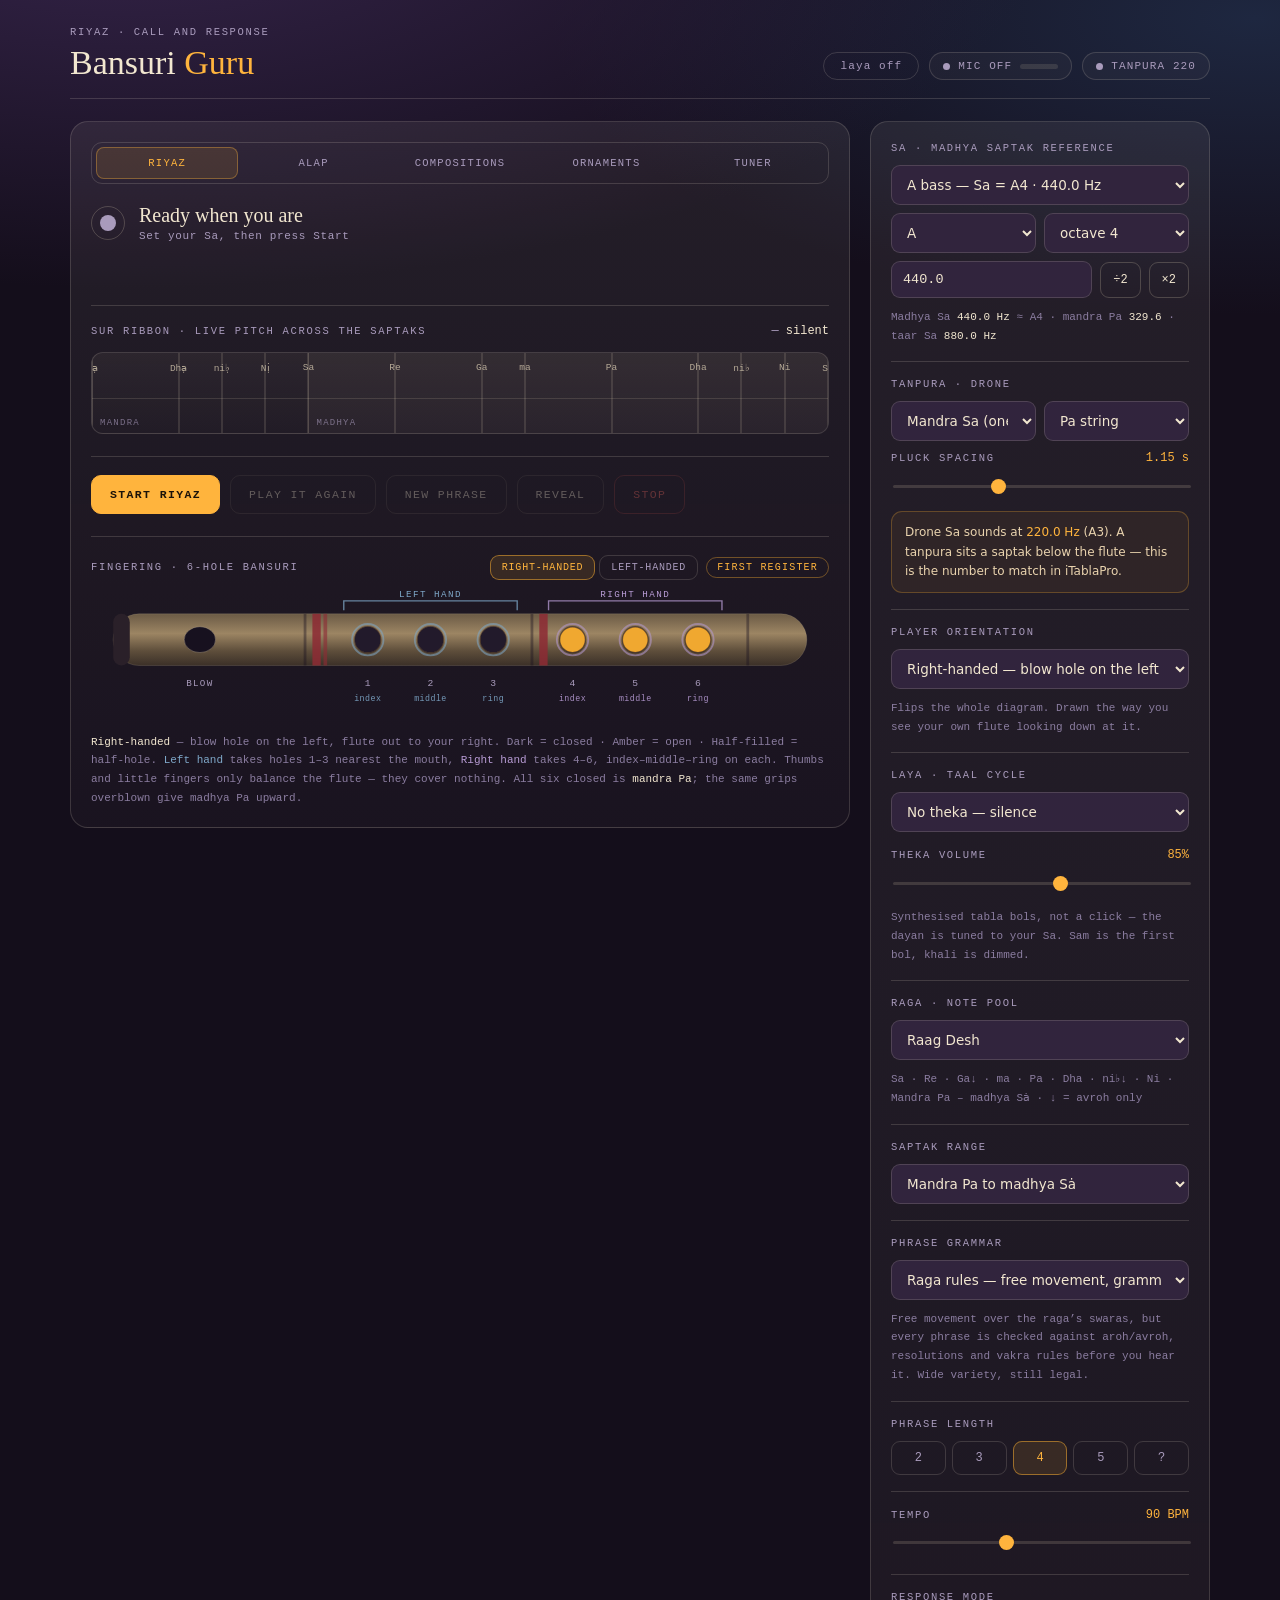
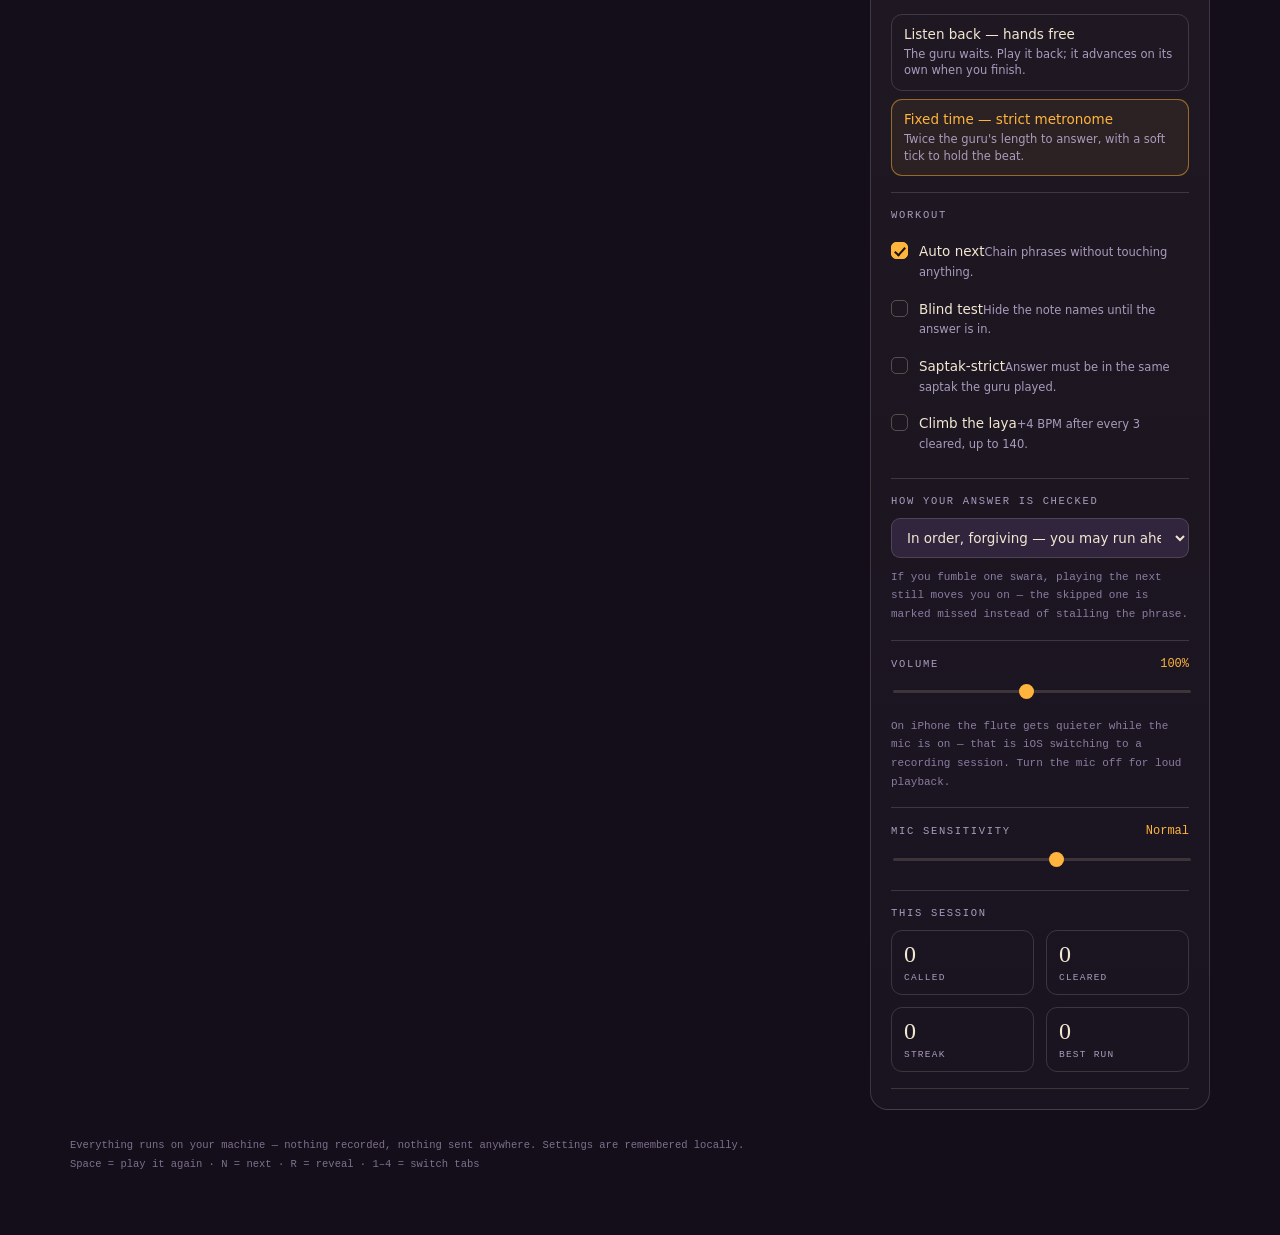
<file: index.html>
<!DOCTYPE html>
<html lang="en">
<head>
<meta charset="utf-8">
<meta name="viewport" content="width=device-width, initial-scale=1, viewport-fit=cover, maximum-scale=5">
<title>Bansuri Riyaz — swara, bandish, alankar & sur</title>
<meta name="description" content="Call-and-response riyaz, alap, compositions, ornaments and a tuner for bansuri practice.">
<link rel="manifest" href="./manifest.webmanifest">
<meta name="theme-color" content="#140E1B">
<link rel="icon" href="./icons/favicon-32.png" sizes="32x32" type="image/png">
<link rel="icon" href="./icons/icon-192.png" sizes="192x192" type="image/png">
<link rel="apple-touch-icon" href="./icons/apple-touch-icon.png">
<meta name="apple-mobile-web-app-capable" content="yes">
<meta name="apple-mobile-web-app-status-bar-style" content="black-translucent">
<meta name="apple-mobile-web-app-title" content="Bansuri Guru">
<meta name="mobile-web-app-capable" content="yes">
<link rel="stylesheet" href="./styles.css">
</head>
<body>
<div class="shell">

  <header class="top">
    <div>
      <div class="eyebrow">Riyaz · call and response</div>
      <h1>Bansuri <em>Guru</em></h1>
    </div>
    <div class="top-right">
      <div class="matra" id="matraChip">laya off</div>
      <button class="pill" id="micPill" type="button">
        <span class="dot"></span><span id="micLabel">Mic off</span>
        <span class="level"><i id="levelBar"></i></span>
      </button>
      <button class="pill" id="dronePill" type="button"><span class="dot"></span><span id="droneLabel">Tanpura</span></button>
    </div>
  </header>

  <div class="grid">
    <section class="panel">
      <div class="tabs" id="tabs">
        <button type="button" data-view="riyaz" class="sel">Riyaz</button>
        <button type="button" data-view="alap">Alap</button>
        <button type="button" data-view="comp">Compositions</button>
        <button type="button" data-view="orn">Ornaments</button>
        <button type="button" data-view="tuner">Tuner</button>
      </div>

      <!-- shared phase + cards -->
      <div id="playArea">
        <div class="phase">
          <div class="breath" id="breath"></div>
          <div>
            <div class="phase-text" id="phaseText">Ready when you are</div>
            <div class="phase-sub" id="phaseSub">Set your Sa, then press Start</div>
          </div>
        </div>
        <div class="cards" id="cards"></div>
        <div class="window hidden" id="window"><i id="windowBar"></i></div>
      </div>

      <!-- ---------- RIYAZ ---------- -->
      <div class="view on" id="view-riyaz">
        <div class="sect">
          <div class="sect-head">
            <div class="eyebrow">Sur ribbon · live pitch across the saptaks</div>
            <div class="readout" id="readout">— <b>silent</b></div>
          </div>
          <div class="ribbon" id="ribbon"><div class="band"></div>
            <div class="needle" id="needle"><span class="cap"></span></div></div>
        </div>
        <div class="transport">
          <button class="btn primary" id="startBtn" type="button">Start riyaz</button>
          <button class="btn" id="repeatBtn" type="button" disabled>Play it again</button>
          <button class="btn" id="nextBtn" type="button" disabled>New phrase</button>
          <button class="btn" id="revealBtn" type="button" disabled>Reveal</button>
          <button class="btn stop" id="stopBtn" type="button" disabled>Stop</button>
        </div>
      </div>

      <!-- ---------- ALAP ---------- -->
      <div class="view" id="view-alap">
        <div class="profile" id="ragaProfile"></div>
        <div class="sect">
          <div class="sect-head">
            <div class="eyebrow">Badhat · how far the raga has opened</div>
            <div class="readout" id="stageRead">—</div>
          </div>
          <div class="stages" id="stageBar"></div>
          <div class="note-small" id="stageDesc"></div>
        </div>
        <div class="sect">
          <div class="sect-head">
            <div class="eyebrow">Sur ribbon · live pitch</div>
            <div class="readout" id="alapRead">— <b>silent</b></div>
          </div>
          <div class="nyasbar hidden" id="nyasBar">
            <span>hold the nyas</span><i id="nyasFill"></i>
          </div>
        </div>
        <div class="transport">
          <button class="btn primary" id="alapStart" type="button">Begin alap</button>
          <button class="btn" id="alapRepeat" type="button" disabled>Play it again</button>
          <button class="btn" id="alapNext" type="button" disabled>Next phrase</button>
          <button class="btn stop" id="alapStop" type="button" disabled>Stop</button>
        </div>
      </div>

      <!-- ---------- COMPOSITIONS ---------- -->
      <div class="view" id="view-comp">
        <div class="sect" style="margin-top:0;border-top:0;padding-top:0">
          <div class="row2">
            <select id="compKind" aria-label="Composition type">
              <option value="core">Aroh · Avroh · Pakad</option>
              <option value="pack">Bandish, alaap &amp; taan — Yaman pack</option>
              <option value="gat">Gat — sthayi &amp; antara</option>
              <option value="palta">Paltas — alankar</option>
              <option value="line">Practice lines</option>
              <option value="paste">Paste your own notation</option>
            </select>
            <select id="compPick" aria-label="Which composition"></select>
          </div>
          <div class="note-small" id="compDesc"></div>
          <div class="packmeta" id="packMeta"></div>
          <div id="pasteBox" style="display:none">
            <textarea class="notation" id="pasteText" spellcheck="false"
              placeholder="One line per phrase, cells separated by spaces or tabs.&#10;S .N .D N R R G > > R .N R&#10;M > > G M D P MG R S > >&#10;&#10;. before a swara = mandra   ' after = taar   > = hold   MG in one cell = two half-beats"></textarea>
            <div class="row2" style="margin-top:8px">
              <select id="pasteMatra">
                <option value="0">Free rhythm — no cycle</option>
                <option value="6" selected>Dadra — 6 matras</option>
                <option value="8">Keharwa — 8</option>
                <option value="10">Jhaptaal — 10</option>
                <option value="12">Ektaal — 12</option>
                <option value="16">Teentaal — 16</option>
              </select>
              <button class="btn small" id="pasteParse" type="button">Load notation</button>
            </div>
            <div class="parsemsg" id="pasteMsg"></div>
          </div>
          <div id="gatGrid"></div>
          <div class="lines" id="lineList"></div>
        </div>
        <label class="toggle" id="retSthayiWrap"><input type="checkbox" id="retSthayi"><span class="box"></span>
          <span><span class="tl">Return to the sthayi</span><span class="td">Play the primary sthayi after each alaap or taan, the way the lesson prescribes.</span></span></label>
        <label class="toggle"><input type="checkbox" id="playAlong"><span class="box"></span>
          <span><span class="tl">Play along</span><span class="td">The guru runs the lines on a loop without checking you — for learning a taan by ear first.</span></span></label>
        <div class="transport">
          <button class="btn primary" id="compStart" type="button">Start composition</button>
          <button class="btn" id="compRepeat" type="button" disabled>Play line again</button>
          <button class="btn" id="compSkip" type="button" disabled>Skip line</button>
          <button class="btn stop" id="compStop" type="button" disabled>Stop</button>
        </div>
      </div>

      <!-- ---------- ORNAMENTS ---------- -->
      <div class="view" id="view-orn">
        <div class="sect" style="margin-top:0;border-top:0;padding-top:0">
          <div class="gesture-grid" id="gestureGrid"></div>
        </div>
        <div class="sect">
          <div class="sect-head">
            <div class="eyebrow">Pitch trace · your line against the guru's</div>
            <div class="readout" id="ornRead">—</div>
          </div>
          <canvas id="trace"></canvas>
          <div class="legend">
            <span><i style="background:#F0A830"></i>guru</span>
            <span><i style="background:#4FBF9B"></i>you</span>
            <span><i style="background:rgba(232,217,188,.3)"></i>swara lines</span>
          </div>
          <div class="scorebar">
            <div class="scorebig" id="ornScore">—</div>
            <div class="scoretext" id="ornText">Pick an ornament and press Start. The guru plays it, you answer on the flute, and the trace shows both contours.</div>
          </div>
        </div>
        <div class="transport">
          <button class="btn primary" id="ornStart" type="button">Start</button>
          <button class="btn" id="ornRepeat" type="button" disabled>Play it again</button>
          <button class="btn" id="ornNext" type="button" disabled>New one</button>
          <button class="btn stop" id="ornStop" type="button" disabled>Stop</button>
        </div>
      </div>

      <!-- ---------- TUNER ---------- -->
      <div class="view" id="view-tuner">
        <div class="tuner-read">
          <div class="tuner-sw" id="tSw">—</div>
          <div class="tuner-sap" id="tSap">blow a steady note</div>
          <div class="tuner-hz" id="tHz">— Hz <span>· western —</span></div>
        </div>
        <div class="meter" id="meter"><div class="zero"></div><div class="mneedle" id="mNeedle"></div></div>
        <div class="cents" id="tCents">—</div>
        <div class="dirn" id="tDir"></div>
        <div class="sect">
          <div class="sect-head"><div class="eyebrow">Set Sa from your flute</div></div>
          <div class="note-small" style="margin-top:0">
            Blow a steady madhya Sa (top three holes closed), then capture it. Exact Hz keeps your flute's
            true pitch; nearest note snaps to concert pitch.
          </div>
          <div class="transport" style="margin-top:14px;padding-top:0;border:0">
            <button class="btn small" id="capExact" type="button" disabled>Set Sa = exact Hz</button>
            <button class="btn small" id="capNear" type="button" disabled>Set Sa = nearest note</button>
          </div>
        </div>
        <div class="sect">
          <div class="sect-head">
            <div class="eyebrow">Swara check · how each fingering sits</div>
            <button class="btn small" id="resetScan" type="button">Reset</button>
          </div>
          <div class="note-small" style="margin-top:0">
            Play up the raga slowly. Each swara collects your average deviation, so you can see which
            fingerings run flat or sharp on <b>your</b> flute.
          </div>
          <table class="scan"><thead><tr><th>Swara</th><th>Target</th><th>Your average</th><th>Held</th></tr></thead>
            <tbody id="scanBody"></tbody></table>
        </div>
      </div>

      <!-- shared fingering -->
      <div class="sect">
        <div class="flute-head">
          <div class="eyebrow">Fingering · 6-hole bansuri</div>
          <div style="display:flex;gap:8px;align-items:center;flex-wrap:wrap">
            <div class="seg handseg" id="handSeg">
              <button type="button" data-hand="right" class="sel">Right-handed</button>
              <button type="button" data-hand="left">Left-handed</button>
            </div>
            <div class="chip" id="regChip">First register</div>
          </div>
        </div>
        <svg class="flute" id="fluteSvg" viewBox="0 0 800 146" role="img"
             aria-label="Bansuri fingering diagram showing which hand covers which hole"></svg>
        <div class="note-small" id="fluteNote"></div>
      </div>
      <div class="hint hidden" id="hint"></div>
    </section>

    <!-- ================= CONTROLS ================= -->
    <aside class="panel">
      <div class="ctrl-group" data-tab="all">
        <span class="eyebrow">Sa · madhya saptak reference</span>
        <select id="presetSel">
          <optgroup label="Bansuri, standard sizes">
            <option value="523.25">C medium — Sa = C5 · 523.3 Hz</option>
            <option value="493.88">B medium — Sa = B4 · 493.9 Hz</option>
            <option value="466.16">A♯ / B♭ bass — Sa = A♯4 · 466.2 Hz</option>
            <option value="440.00" selected>A bass — Sa = A4 · 440.0 Hz</option>
            <option value="415.30">G♯ / A♭ bass — Sa = G♯4 · 415.3 Hz</option>
            <option value="392.00">G bass — Sa = G4 · 392.0 Hz</option>
            <option value="349.23">F bass — Sa = F4 · 349.2 Hz</option>
            <option value="329.63">E bass — Sa = E4 · 329.6 Hz</option>
          </optgroup>
          <optgroup label="Contrabass (36 in +)">
            <option value="261.63">C contrabass — Sa = C4 · 261.6 Hz</option>
            <option value="220.00">A contrabass — Sa = A3 · 220.0 Hz</option>
            <option value="196.00">G contrabass — Sa = G3 · 196.0 Hz</option>
            <option value="164.81">E contrabass — Sa = E3 · 164.8 Hz</option>
          </optgroup>
          <option value="custom">Custom — set it below</option>
        </select>
        <div class="row2" style="margin-top:8px">
          <select id="saNote" aria-label="Sa note"></select>
          <select id="saOct" aria-label="Sa octave"></select>
        </div>
        <div class="row-oct">
          <div class="hzbox"><input type="number" id="saHz" step="0.1" min="60" max="2000" value="440.0" aria-label="Sa in Hz"></div>
          <button class="octbtn" id="octDown" type="button">÷2</button>
          <button class="octbtn" id="octUp" type="button">×2</button>
        </div>
        <div class="note-small" id="saInfo"></div>
      </div>

      <div class="ctrl-group" data-tab="all">
        <span class="eyebrow">Tanpura · drone</span>
        <div class="row2">
          <select id="droneReg">
            <option value="-1" selected>Mandra Sa (one below)</option>
            <option value="-2">Ati-mandra Sa (two below)</option>
            <option value="0">Madhya Sa (same)</option>
          </select>
          <select id="dronePartner">
            <option value="7" selected>Pa string</option>
            <option value="5">ma string</option>
            <option value="11">Ni string</option>
            <option value="none">Sa only</option>
          </select>
        </div>
        <div class="range-row" style="margin-top:10px">
          <span class="eyebrow">Pluck spacing</span><span class="range-val" id="pluckVal">1.15 s</span>
        </div>
        <input type="range" id="pluck" min="70" max="200" step="5" value="115" aria-label="Tanpura pluck spacing">
        <div class="info" id="droneInfo"></div>
      </div>

      <div class="ctrl-group" data-tab="all">
        <span class="eyebrow">Player orientation</span>
        <select id="holdSel">
          <option value="right" selected>Right-handed — blow hole on the left</option>
          <option value="left">Left-handed — blow hole on the right</option>
        </select>
        <div class="note-small">Flips the whole diagram. Drawn the way you see your own flute looking down at it.</div>
      </div>

      <div class="ctrl-group" data-tab="all">
        <span class="eyebrow">Laya · taal cycle</span>
        <select id="taalSel">
          <option value="none" selected>No theka — silence</option>
          <option value="teentaal">Teentaal · 16 matras</option>
          <option value="ektaal">Ektaal · 12</option>
          <option value="jhaptaal">Jhaptaal · 10</option>
          <option value="keharwa">Keharwa · 8</option>
          <option value="rupak">Rupak · 7</option>
          <option value="dadra">Dadra · 6</option>
        </select>
        <div class="theka" id="thekaStrip"></div>
        <div class="range-row" style="margin-top:12px">
          <span class="eyebrow">Theka volume</span><span class="range-val" id="thekaVolVal">85%</span>
        </div>
        <input type="range" id="thekaVol" min="0" max="150" step="5" value="85" aria-label="Tabla volume">
        <div class="note-small">Synthesised tabla bols, not a click — the dayan is tuned to your Sa.
          Sam is the first bol, khali is dimmed.</div>
      </div>

      <div class="ctrl-group" data-tab="riyaz alap comp orn">
        <span class="eyebrow">Raga · note pool</span>
        <select id="ragaSel">
          <option value="desh">Raag Desh</option>
          <option value="yaman">Raag Yaman</option>
          <option value="hamsadhvani">Raag Hamsadhvani</option>
          <option value="durga">Raag Durga</option>
          <option value="all">All notes — free form</option>
        </select>
        <div class="note-small" id="ragaNotes"></div>
      </div>

      <div class="ctrl-group" data-tab="riyaz">
        <span class="eyebrow">Saptak range</span>
        <select id="rangeSel">
          <option value="madhya">Madhya only — Sa to Sȧ</option>
          <option value="mandra" selected>Mandra Pa to madhya Sȧ</option>
          <option value="taar">Madhya Sa to taar Ga</option>
          <option value="full">Full bansuri — mandra Pa to taar Ga</option>
        </select>
      </div>

      <div class="ctrl-group" data-tab="riyaz">
        <span class="eyebrow">Phrase grammar</span>
        <select id="grammarSel">
          <option value="chalan">Chalan — built from the raga's own phrases</option>
          <option value="rules" selected>Raga rules — free movement, grammar enforced</option>
          <option value="free">Free — any allowed swara, no grammar</option>
        </select>
        <div class="note-small" id="grammarNote"></div>
      </div>

      <div class="ctrl-group" data-tab="riyaz">
        <span class="eyebrow">Phrase length</span>
        <div class="seg" id="lenSeg">
          <button type="button" data-len="2">2</button>
          <button type="button" data-len="3">3</button>
          <button type="button" data-len="4" class="sel">4</button>
          <button type="button" data-len="5">5</button>
          <button type="button" data-len="rand" title="Random 2–5 each time">?</button>
        </div>
      </div>

      <div class="ctrl-group" data-tab="riyaz alap comp orn">
        <div class="range-row"><span class="eyebrow">Tempo</span><span class="range-val" id="bpmVal">90 BPM</span></div>
        <input type="range" id="bpm" min="60" max="140" step="1" value="90" aria-label="Tempo">
      </div>

      <div class="ctrl-group" data-tab="riyaz alap comp">
        <span class="eyebrow">Response mode</span>
        <div class="modes" id="modes">
          <label class="mode" data-mode="listen">
            <input type="radio" name="mode" value="listen">
            <div class="mt">Listen back — hands free</div>
            <div class="md">The guru waits. Play it back; it advances on its own when you finish.</div>
          </label>
          <label class="mode sel" data-mode="fixed">
            <input type="radio" name="mode" value="fixed" checked>
            <div class="mt">Fixed time — strict metronome</div>
            <div class="md">Twice the guru's length to answer, with a soft tick to hold the beat.</div>
          </label>
        </div>
      </div>

      <div class="ctrl-group" data-tab="riyaz alap comp">
        <span class="eyebrow">Workout</span>
        <label class="toggle"><input type="checkbox" id="autoNext" checked><span class="box"></span>
          <span><span class="tl">Auto next</span><span class="td">Chain phrases without touching anything.</span></span></label>
        <label class="toggle"><input type="checkbox" id="blind"><span class="box"></span>
          <span><span class="tl">Blind test</span><span class="td">Hide the note names until the answer is in.</span></span></label>
        <label class="toggle"><input type="checkbox" id="strictSaptak"><span class="box"></span>
          <span><span class="tl">Saptak-strict</span><span class="td">Answer must be in the same saptak the guru played.</span></span></label>
        <label class="toggle"><input type="checkbox" id="ladder"><span class="box"></span>
          <span><span class="tl">Climb the laya</span><span class="td">+4 BPM after every 3 cleared, up to 140.</span></span></label>
      </div>

      <div class="ctrl-group" data-tab="riyaz alap comp">
        <span class="eyebrow">How your answer is checked</span>
        <select id="matchSel">
          <option value="forgiving" selected>In order, forgiving — you may run ahead</option>
          <option value="strict">In order, strict — next swara only</option>
          <option value="any">Any order — just hit every swara</option>
        </select>
        <div class="note-small" id="matchNote"></div>
      </div>

      <div class="ctrl-group" data-tab="all">
        <div class="range-row"><span class="eyebrow">Volume</span><span class="range-val" id="volVal">100%</span></div>
        <input type="range" id="vol" min="20" max="200" step="5" value="100" aria-label="Output volume">
        <div class="note-small">On iPhone the flute gets quieter while the mic is on — that is iOS
          switching to a recording session. Turn the mic off for loud playback.</div>
      </div>

      <div class="ctrl-group" data-tab="all">
        <div class="range-row"><span class="eyebrow">Mic sensitivity</span><span class="range-val" id="sensVal">Normal</span></div>
        <input type="range" id="sens" min="0" max="100" step="1" value="55" aria-label="Mic sensitivity">
      </div>

      <div class="ctrl-group" data-tab="all">
        <span class="eyebrow">This session</span>
        <div class="stats">
          <div class="stat"><b id="stPhrases">0</b><span>Called</span></div>
          <div class="stat"><b id="stCleared">0</b><span>Cleared</span></div>
          <div class="stat"><b id="stStreak">0</b><span>Streak</span></div>
          <div class="stat"><b id="stBest">0</b><span>Best run</span></div>
        </div>
      </div>
    </aside>
  </div>

  <footer>
    Everything runs on your machine — nothing recorded, nothing sent anywhere. Settings are remembered locally.<br>
    Space = play it again · N = next · R = reveal · 1–4 = switch tabs
  </footer>
</div>

<script src="./data.js"></script>
<script src="./app.js"></script>
</body>
</html>
</file>
<file: styles.css>
:root{
  color-scheme:dark;
  --ink:#140E1B; --ink-2:#241A2E; --ink-3:#31243D;
  --bamboo:#F2E7D0; --marigold:#FFB43D; --jade:#5FD3AC;
  --madder:#F2685F; --muted:#A99BBC; --dim:#8B7DA0;
  --line:rgba(242,231,208,.16);
  --display:Georgia,"Iowan Old Style","Palatino Linotype",Palatino,serif;
  --mono:ui-monospace,"SF Mono",SFMono-Regular,Menlo,Consolas,monospace;
  --body:system-ui,-apple-system,"Segoe UI",Roboto,sans-serif;
}
*{box-sizing:border-box}
html,body{margin:0;padding:0}
body{background:
    radial-gradient(120vw 70vh at 10% -10%, #35244A 0%, transparent 60%),
    radial-gradient(100vw 60vh at 98% 2%, #1E2740 0%, transparent 55%),
    var(--ink);
  background-attachment:fixed;
  color:var(--bamboo);font-family:var(--body);min-height:100dvh;
  -webkit-font-smoothing:antialiased;-webkit-text-size-adjust:100%;
  overscroll-behavior-y:contain}
button,select,input,textarea{-webkit-tap-highlight-color:transparent;touch-action:manipulation}
.shell{max-width:1180px;margin:0 auto;padding:26px 20px 60px}
.eyebrow{font-family:var(--mono);font-size:10.5px;letter-spacing:.16em;text-transform:uppercase;color:var(--muted)}

header.top{display:flex;justify-content:space-between;align-items:flex-end;gap:20px;flex-wrap:wrap;
  padding-bottom:18px;border-bottom:1px solid var(--line)}
header.top h1{font-family:var(--display);font-weight:400;font-size:34px;line-height:1;margin:8px 0 0}
header.top h1 em{font-style:normal;color:var(--marigold)}
.top-right{display:flex;align-items:center;gap:10px;flex-wrap:wrap}
.pill{display:inline-flex;align-items:center;gap:8px;border:1px solid var(--line);border-radius:999px;
  padding:7px 13px;background:rgba(232,217,188,.03);font-family:var(--mono);font-size:11px;
  letter-spacing:.10em;text-transform:uppercase;color:var(--muted);cursor:pointer;transition:.18s}
.pill:hover{border-color:rgba(240,168,48,.45);color:var(--bamboo)}
.pill.on{border-color:rgba(79,191,155,.55);color:var(--jade);background:rgba(79,191,155,.07)}
.pill .dot{width:7px;height:7px;border-radius:50%;background:var(--muted);flex:none}
.pill.on .dot{background:var(--jade);box-shadow:0 0 9px var(--jade)}
.pill.warn{border-color:rgba(224,87,79,.5);color:var(--madder)}
.pill.warn .dot{background:var(--madder)}
.level{width:38px;height:5px;border-radius:3px;background:rgba(232,217,188,.12);overflow:hidden;flex:none}
.level i{display:block;height:100%;width:0%;background:var(--jade);transition:width .07s linear}
.matra{font-family:var(--mono);font-size:11px;letter-spacing:.10em;color:var(--muted);
  border:1px solid var(--line);border-radius:999px;padding:7px 13px;min-width:96px;text-align:center}
.matra.sam{color:var(--marigold);border-color:rgba(240,168,48,.5)}
.matra.khali{color:var(--muted);opacity:.6}

.grid{display:grid;grid-template-columns:minmax(0,1fr) 340px;gap:20px;margin-top:22px;align-items:start}
@media (max-width:960px){.grid{grid-template-columns:1fr}}
.panel{background:linear-gradient(180deg,rgba(242,231,208,.075),rgba(242,231,208,.028));
  border:1px solid var(--line);border-radius:18px;padding:20px}

.tabs{display:flex;gap:4px;margin-bottom:20px;border:1px solid var(--line);border-radius:11px;padding:4px;flex-wrap:wrap}
.tabs button{flex:1 1 80px;font-family:var(--mono);font-size:10.5px;letter-spacing:.12em;text-transform:uppercase;
  background:transparent;border:0;color:var(--muted);padding:10px 6px;border-radius:8px;cursor:pointer;transition:.16s}
.tabs button.sel{box-shadow:inset 0 0 0 1px rgba(255,180,61,.35)}
.tabs button:hover{color:var(--bamboo)}
.tabs button.sel{background:rgba(240,168,48,.13);color:var(--marigold)}
.view{display:none}.view.on{display:block}

.sw{position:relative;display:inline-block;padding:0 3px}
.sw .acc{font-size:.44em;vertical-align:super;opacity:.75}
.sw::before,.sw::after{content:"";position:absolute;left:50%;transform:translateX(-50%);
  width:.13em;height:.13em;border-radius:50%;background:currentColor;opacity:0}
.sw::before{top:-.06em}.sw::after{bottom:-.02em}
.sw.taar::before{opacity:.9}.sw.mandra::after{opacity:.9}

.phase{display:flex;align-items:center;gap:14px;margin-bottom:20px}
.breath{width:34px;height:34px;border-radius:50%;flex:none;border:1.5px solid rgba(232,217,188,.22);position:relative}
.breath::after{content:"";position:absolute;inset:8px;border-radius:50%;background:var(--muted);transition:background .25s}
.breath.listen{border-color:rgba(240,168,48,.5)}
.breath.listen::after{background:var(--marigold);animation:breathe 1.4s ease-in-out infinite}
.breath.turn{border-color:rgba(79,191,155,.5)}
.breath.turn::after{background:var(--jade);animation:breathe 2.4s ease-in-out infinite}
@keyframes breathe{0%,100%{transform:scale(.6);opacity:.55}50%{transform:scale(1.28);opacity:1}}
.phase-text{font-family:var(--display);font-size:20px;line-height:1.15}
.phase-sub{font-family:var(--mono);font-size:11px;color:var(--muted);letter-spacing:.06em;margin-top:3px}

.cards{display:flex;gap:10px;flex-wrap:wrap}
.card{flex:1 1 78px;min-width:70px;max-width:140px;border:1px solid var(--line);border-radius:14px;
  background:rgba(23,17,31,.55);padding:14px 8px 11px;text-align:center;position:relative;transition:.18s}
.card .nm{font-family:var(--display);font-size:27px;line-height:1.1}
.card .dv{font-size:12px;color:var(--muted);margin-top:5px}
.card .hz{font-family:var(--mono);font-size:9px;color:var(--muted);opacity:.6;margin-top:6px}
.card.playing{border-color:rgba(240,168,48,.65);background:rgba(240,168,48,.10);transform:translateY(-3px)}
.card.target{border-color:rgba(232,217,188,.35)}
.card.target::after{content:"";position:absolute;left:50%;bottom:-1px;transform:translateX(-50%);
  width:26px;height:2px;border-radius:2px;background:var(--bamboo)}
.card.hit{border-color:rgba(79,191,155,.7);background:rgba(79,191,155,.12);color:var(--jade)}
.card.hit .dv,.card.hit .hz{color:rgba(79,191,155,.75)}
.card.miss{animation:missflash .42s ease}
@keyframes missflash{0%,100%{border-color:var(--line);background:rgba(23,17,31,.55)}
  35%{border-color:rgba(224,87,79,.85);background:rgba(224,87,79,.16)}}

.window{height:3px;border-radius:3px;background:rgba(232,217,188,.10);margin:18px 0 4px;overflow:hidden}
.window i{display:block;height:100%;width:0%;background:var(--marigold)}
.window.hidden{visibility:hidden}

.sect{margin-top:22px;padding-top:18px;border-top:1px solid var(--line)}
.sect-head{display:flex;justify-content:space-between;align-items:baseline;margin-bottom:14px;gap:12px;flex-wrap:wrap}
.readout{font-family:var(--mono);font-size:12px;color:var(--muted)}
.readout b{color:var(--bamboo);font-weight:500}
.readout.in b{color:var(--jade)}
.ribbon{position:relative;height:82px;border-radius:12px;
  background:linear-gradient(180deg,rgba(232,217,188,.06),rgba(232,217,188,.015));
  border:1px solid var(--line);overflow:hidden}
.ribbon .band{position:absolute;left:0;right:0;top:56%;height:1px;background:rgba(232,217,188,.14)}
.saptak-bg{position:absolute;top:0;bottom:0;background:rgba(232,217,188,.035);border-left:1px solid rgba(232,217,188,.10)}
.saptak-bg span{position:absolute;bottom:5px;left:7px;font-family:var(--mono);font-size:9px;
  letter-spacing:.14em;text-transform:uppercase;color:var(--muted);opacity:.65}
.tick{position:absolute;top:0;bottom:0;width:1px;background:rgba(232,217,188,.28);transform:translateX(-.5px)}
.tick.tgt{background:rgba(240,168,48,.7);width:2px}
.tick span{position:absolute;top:9px;left:50%;transform:translateX(-50%);font-family:var(--mono);
  font-size:9.5px;color:rgba(232,217,188,.72);white-space:nowrap}
.tick.tgt span{color:var(--marigold)}
.needle{position:absolute;top:28px;bottom:8px;width:2px;border-radius:2px;background:var(--marigold);
  box-shadow:0 0 14px rgba(240,168,48,.75);transform:translateX(-1px);opacity:0;transition:opacity .16s}
.needle.on{opacity:1}.needle.in{background:var(--jade);box-shadow:0 0 14px rgba(79,191,155,.8)}
.needle.out{opacity:.3}
.needle .cap{position:absolute;top:-10px;left:50%;transform:translateX(-50%);width:9px;height:9px;
  border-radius:50%;background:inherit;box-shadow:inherit}

.flute-head{display:flex;justify-content:space-between;align-items:baseline;gap:12px;margin-bottom:8px;flex-wrap:wrap}
.chip{font-family:var(--mono);font-size:10px;letter-spacing:.12em;text-transform:uppercase;
  border:1px solid rgba(240,168,48,.4);color:var(--marigold);border-radius:999px;padding:4px 10px}
svg.flute{width:100%;height:auto;display:block;margin-top:4px}
.note-small{font-family:var(--mono);font-size:11px;color:var(--dim);margin-top:10px;line-height:1.7}
.note-small b{color:var(--bamboo);font-weight:500}

.transport{display:flex;gap:10px;flex-wrap:wrap;margin-top:22px;padding-top:18px;border-top:1px solid var(--line)}
button.btn{font-family:var(--mono);font-size:11.5px;letter-spacing:.12em;text-transform:uppercase;
  background:transparent;color:var(--bamboo);border:1px solid rgba(232,217,188,.22);border-radius:10px;
  padding:12px 18px;cursor:pointer;transition:.16s}
button.btn:hover:not(:disabled){border-color:rgba(240,168,48,.6);background:rgba(240,168,48,.08)}
button.btn:disabled{opacity:.32;cursor:not-allowed}
button.btn.primary{background:var(--marigold);border-color:var(--marigold);color:#1B1208;font-weight:600}
button.btn.primary:hover:not(:disabled){background:#FFB93F;border-color:#FFB93F}
button.btn.stop{border-color:rgba(224,87,79,.45);color:var(--madder)}
button.btn.small{padding:8px 12px;font-size:10.5px}
:focus-visible{outline:2px solid var(--marigold);outline-offset:2px}

.seg.handseg{width:auto;gap:4px}
.seg.handseg button{flex:none;padding:6px 11px;font-size:10px;letter-spacing:.08em;text-transform:uppercase}
/* pack + paste */
.packmeta{font-family:var(--mono);font-size:10px;color:var(--muted);line-height:1.7;margin:8px 0 2px}
.packmeta b{color:var(--marigold);font-weight:500}
textarea.notation{width:100%;min-height:130px;background:var(--ink-3);color:var(--bamboo);
  border:1px solid var(--line);border-radius:10px;padding:11px;font-family:var(--mono);
  font-size:12.5px;line-height:1.7;resize:vertical}
textarea.notation:focus{border-color:rgba(240,168,48,.5);outline:none}
.parsemsg{font-family:var(--mono);font-size:10.5px;margin-top:8px;line-height:1.6}
.parsemsg.ok{color:var(--jade)}.parsemsg.err{color:var(--madder)}
.avartan{display:grid;grid-template-columns:repeat(6,1fr);gap:5px;margin-bottom:5px}
.linegroup{border:1px solid var(--line);border-radius:11px;padding:7px;margin-bottom:7px;cursor:pointer;transition:.16s}
.linegroup:hover{border-color:rgba(232,217,188,.26)}
.linegroup.cur{border-color:rgba(240,168,48,.6);background:rgba(240,168,48,.07)}
.linegroup.done{border-color:rgba(79,191,155,.4)}
.linegroup .lg-i{font-family:var(--mono);font-size:9px;color:var(--muted);margin-bottom:5px;letter-spacing:.1em}
.subcell{font-size:.62em;opacity:.85}
/* raga profile */
.profile{display:grid;grid-template-columns:repeat(auto-fit,minmax(112px,1fr));gap:1px;
  background:var(--line);border:1px solid var(--line);border-radius:12px;overflow:hidden;margin-bottom:4px}
.profile div{background:var(--ink-2);padding:11px 12px}
.profile b{display:block;font-family:var(--display);font-size:19px;font-weight:400;line-height:1.15}
.profile span{font-family:var(--mono);font-size:9px;letter-spacing:.13em;text-transform:uppercase;
  color:var(--muted);display:block;margin-top:6px}

/* badhat stages */
.stages{display:flex;gap:5px}
.stages button{flex:1;font-family:var(--mono);font-size:10px;letter-spacing:.06em;padding:11px 4px;
  background:transparent;color:var(--muted);border:1px solid var(--line);border-radius:9px;cursor:pointer;transition:.16s}
.stages button:hover{color:var(--bamboo)}
.stages button.sel{background:rgba(240,168,48,.13);border-color:rgba(240,168,48,.55);color:var(--marigold)}
.stages button.done{border-color:rgba(79,191,155,.4);color:var(--jade)}
.nyasbar{display:flex;align-items:center;gap:11px;border:1px solid rgba(79,191,155,.35);
  background:rgba(79,191,155,.06);border-radius:10px;padding:9px 12px;margin-top:10px}
.nyasbar.hidden{display:none}
.nyasbar span{font-family:var(--mono);font-size:10px;letter-spacing:.14em;text-transform:uppercase;color:var(--jade);flex:none}
.nyasbar i{display:block;height:4px;border-radius:3px;background:var(--jade);width:0%;flex:1;max-width:0;transition:max-width .08s linear}

/* taal grid */
.gatgrid{display:flex;flex-direction:column;gap:6px;margin-top:6px}
.vibhag{display:grid;gap:5px;border:1px solid var(--line);border-radius:11px;padding:7px;transition:.16s;cursor:pointer}
.vibhag:hover{border-color:rgba(232,217,188,.26)}
.vibhag.cur{border-color:rgba(240,168,48,.6);background:rgba(240,168,48,.07)}
.vibhag.done{border-color:rgba(79,191,155,.4)}
.matracell{text-align:center;padding:8px 2px;border-radius:8px;background:rgba(23,17,31,.45)}
.matracell .mn{font-family:var(--display);font-size:17px;line-height:1.1;min-height:19px}
.matracell .mi{font-family:var(--mono);font-size:8.5px;color:var(--muted);opacity:.6;margin-top:4px}
.matracell.sam{background:rgba(240,168,48,.14)}
.matracell.sam .mi{color:var(--marigold);opacity:1}
.matracell.khali{opacity:.55}
.matracell.hold .mn{color:var(--muted);opacity:.5}
.gatlabel{font-family:var(--mono);font-size:9.5px;letter-spacing:.14em;text-transform:uppercase;
  color:var(--muted);margin:10px 0 2px}

.lines{display:flex;flex-direction:column;gap:7px;max-height:280px;overflow-y:auto;margin-top:4px}
.lineRow{display:flex;align-items:center;gap:11px;border:1px solid var(--line);border-radius:10px;
  padding:9px 11px;transition:.16s;cursor:pointer}
.lineRow:hover{border-color:rgba(232,217,188,.26)}
.lineRow.cur{border-color:rgba(240,168,48,.6);background:rgba(240,168,48,.08)}
.lineRow.done{border-color:rgba(79,191,155,.4)}
.lineRow .idx{font-family:var(--mono);font-size:10px;color:var(--muted);width:20px;flex:none}
.lineRow .sw-line{font-family:var(--display);font-size:17px;line-height:1.5;flex:1}
.lineRow.done .sw-line{color:var(--jade)}
.lineRow .tickmark{color:var(--jade);font-size:13px}

/* ornaments */
.gesture-grid{display:grid;grid-template-columns:repeat(auto-fit,minmax(148px,1fr));gap:8px}
.gcard{border:1px solid var(--line);border-radius:12px;padding:12px;cursor:pointer;transition:.16s;text-align:left;
  background:transparent;color:inherit;font-family:inherit}
.gcard:hover{border-color:rgba(232,217,188,.28)}
.gcard.sel{border-color:rgba(240,168,48,.6);background:rgba(240,168,48,.08)}
.gcard .gn{font-family:var(--display);font-size:18px}
.gcard.sel .gn{color:var(--marigold)}
.gcard .gd{font-size:11.5px;color:var(--muted);margin-top:5px;line-height:1.45}
canvas#trace{width:100%;height:190px;display:block;border:1px solid var(--line);border-radius:12px;
  background:rgba(23,17,31,.4)}
.scorebar{display:flex;align-items:baseline;gap:14px;margin-top:14px;flex-wrap:wrap}
.scorebig{font-family:var(--display);font-size:42px;line-height:1;color:var(--muted)}
.scorebig.good{color:var(--jade)}.scorebig.mid{color:var(--marigold)}.scorebig.bad{color:var(--madder)}
.scoretext{font-size:13px;color:var(--muted);line-height:1.5;flex:1;min-width:180px}
.legend{display:flex;gap:16px;margin-top:9px;font-family:var(--mono);font-size:10px;color:var(--muted)}
.legend i{display:inline-block;width:14px;height:2px;vertical-align:middle;margin-right:5px}

/* tuner */
.tuner-read{text-align:center;padding:10px 0 4px}
.tuner-sw{font-family:var(--display);font-size:72px;line-height:1;color:var(--muted);transition:color .2s}
.tuner-sw.in{color:var(--jade)}
.tuner-sap{font-family:var(--mono);font-size:11px;letter-spacing:.20em;text-transform:uppercase;color:var(--muted);margin-top:12px}
.tuner-hz{font-family:var(--mono);font-size:13px;color:var(--bamboo);margin-top:9px}
.tuner-hz span{color:var(--muted)}
.meter{position:relative;height:64px;margin:18px 0 6px;border:1px solid var(--line);border-radius:12px;
  background:linear-gradient(90deg,rgba(224,87,79,.10),rgba(232,217,188,.02) 35%,rgba(79,191,155,.10) 50%,
  rgba(232,217,188,.02) 65%,rgba(224,87,79,.10));overflow:hidden}
.meter .zero{position:absolute;left:50%;top:0;bottom:0;width:2px;background:rgba(79,191,155,.55);transform:translateX(-1px)}
.meter .mtick{position:absolute;top:0;height:12px;width:1px;background:rgba(232,217,188,.25)}
.meter .mlab{position:absolute;bottom:6px;transform:translateX(-50%);font-family:var(--mono);font-size:9.5px;color:var(--muted)}
.meter .mneedle{position:absolute;top:8px;bottom:22px;width:3px;border-radius:3px;background:var(--marigold);
  box-shadow:0 0 16px rgba(240,168,48,.8);transform:translateX(-1.5px);opacity:0;transition:left .09s linear,opacity .16s}
.meter .mneedle.on{opacity:1}
.meter .mneedle.in{background:var(--jade);box-shadow:0 0 16px rgba(79,191,155,.85)}
.cents{font-family:var(--mono);font-size:24px;text-align:center;color:var(--muted)}
.cents.in{color:var(--jade)}
.dirn{font-family:var(--mono);font-size:10.5px;letter-spacing:.16em;text-transform:uppercase;text-align:center;
  color:var(--muted);margin-top:7px;min-height:14px}
table.scan{width:100%;border-collapse:collapse;margin-top:10px;font-size:12.5px}
table.scan th{font-family:var(--mono);font-size:9.5px;letter-spacing:.12em;text-transform:uppercase;color:var(--muted);
  text-align:left;font-weight:400;padding:7px 8px;border-bottom:1px solid var(--line)}
table.scan td{padding:8px;border-bottom:1px solid rgba(232,217,188,.05)}
table.scan td.n{font-family:var(--display);font-size:17px}
table.scan td.f,table.scan td.c,table.scan td.s{font-family:var(--mono);font-size:11.5px;color:var(--muted)}
table.scan td.c.good{color:var(--jade)}table.scan td.c.warn{color:var(--marigold)}table.scan td.c.bad{color:var(--madder)}
tr.live{background:rgba(240,168,48,.08)}

.ctrl-group{padding:16px 0;border-bottom:1px solid var(--line)}
.ctrl-group.hidden{display:none}
.ctrl-group:first-of-type{padding-top:0}
.ctrl-group > .eyebrow{display:block;margin-bottom:11px}
select,input[type=number]{width:100%;background:var(--ink-3);color:var(--bamboo);border:1px solid var(--line);
  border-radius:9px;padding:10px 11px;font-size:13.5px;font-family:inherit;cursor:pointer}
input[type=number]{font-family:var(--mono);cursor:text}
select:hover{border-color:rgba(240,168,48,.4)}
.row2{display:grid;grid-template-columns:1fr 1fr;gap:8px}
.row-oct{display:flex;gap:8px;align-items:center;margin-top:8px}
.row-oct .hzbox{flex:1}
.octbtn{font-family:var(--mono);font-size:12px;padding:10px 12px;background:transparent;color:var(--bamboo);
  border:1px solid rgba(232,217,188,.22);border-radius:9px;cursor:pointer;white-space:nowrap}
.octbtn:hover{border-color:rgba(240,168,48,.6);background:rgba(240,168,48,.08)}
.seg{display:flex;gap:6px}
.seg button{flex:1;font-family:var(--mono);font-size:12px;padding:9px 0;cursor:pointer;background:transparent;
  color:var(--muted);border:1px solid var(--line);border-radius:9px;transition:.16s}
.seg button:hover{color:var(--bamboo)}
.seg button.sel{background:rgba(240,168,48,.12);border-color:rgba(240,168,48,.55);color:var(--marigold)}
.range-row{display:flex;justify-content:space-between;align-items:baseline;margin-bottom:8px}
.range-val{font-family:var(--mono);font-size:12px;color:var(--marigold)}
input[type=range]{-webkit-appearance:none;appearance:none;background:transparent;height:22px;width:100%}
input[type=range]::-webkit-slider-runnable-track{height:3px;border-radius:3px;background:rgba(232,217,188,.16)}
input[type=range]::-webkit-slider-thumb{-webkit-appearance:none;width:15px;height:15px;border-radius:50%;
  background:var(--marigold);margin-top:-6px;cursor:pointer;border:0}
input[type=range]::-moz-range-track{height:3px;border-radius:3px;background:rgba(232,217,188,.16)}
input[type=range]::-moz-range-thumb{width:15px;height:15px;border:0;border-radius:50%;background:var(--marigold);cursor:pointer}
.toggle{display:flex;align-items:flex-start;gap:11px;padding:9px 0;cursor:pointer;user-select:none}
.toggle input{position:absolute;opacity:0;width:0;height:0}
.box{width:17px;height:17px;border-radius:5px;border:1px solid rgba(232,217,188,.28);flex:none;margin-top:1px;position:relative;transition:.16s}
.toggle input:checked + .box{background:var(--marigold);border-color:var(--marigold)}
.toggle input:checked + .box::after{content:"";position:absolute;left:5px;top:1.5px;width:4px;height:9px;
  border:solid #1B1208;border-width:0 2px 2px 0;transform:rotate(42deg)}
.toggle input:focus-visible + .box{outline:2px solid var(--marigold);outline-offset:2px}
.toggle .tl{font-size:13.5px;line-height:1.3}
.toggle .td{font-size:11.5px;color:var(--muted);margin-top:3px;line-height:1.45}
.modes{display:flex;flex-direction:column;gap:8px}
.mode{border:1px solid var(--line);border-radius:11px;padding:11px 12px;cursor:pointer;transition:.16s}
.mode.sel{border-color:rgba(240,168,48,.55);background:rgba(240,168,48,.07)}
.mode input{position:absolute;opacity:0;width:0;height:0}
.mode .mt{font-size:13.5px}.mode.sel .mt{color:var(--marigold)}
.mode .md{font-size:11.5px;color:var(--muted);margin-top:4px;line-height:1.45}
.stats{display:grid;grid-template-columns:1fr 1fr;gap:12px}
.stat{border:1px solid var(--line);border-radius:11px;padding:11px 12px}
.stat b{display:block;font-family:var(--display);font-size:24px;font-weight:400;line-height:1}
.stat span{font-family:var(--mono);font-size:9.5px;letter-spacing:.13em;text-transform:uppercase;color:var(--muted);display:block;margin-top:6px}
.hint{margin-top:14px;border:1px solid rgba(224,87,79,.35);background:rgba(224,87,79,.07);border-radius:11px;
  padding:11px 13px;font-size:12px;line-height:1.55;color:#F0B9B5}
.hint.hidden{display:none}
.hint b{color:var(--madder)}
.info{border:1px solid rgba(240,168,48,.28);background:rgba(240,168,48,.06);border-radius:11px;
  padding:11px 13px;font-size:12px;line-height:1.6;margin-top:10px;color:#E9D3AE}
.info b{color:var(--marigold);font-weight:500}
.info code{font-family:var(--mono);font-size:11px}
footer{margin-top:26px;font-family:var(--mono);font-size:10.5px;color:var(--muted);line-height:1.8;opacity:.7}

/* ============================ MOBILE ============================ */
@media (max-width:760px){
  .shell{padding:calc(10px + env(safe-area-inset-top)) 14px calc(36px + env(safe-area-inset-bottom));
         padding-left:calc(14px + env(safe-area-inset-left));padding-right:calc(14px + env(safe-area-inset-right))}

  header.top{gap:12px;padding-bottom:14px;align-items:flex-start}
  header.top h1{font-size:30px;margin-top:5px}
  .top-right{gap:7px;width:100%}
  .pill{padding:8px 11px;font-size:10.5px;letter-spacing:.06em;flex:0 1 auto}
  .pill .level{width:30px}
  .matra{padding:8px 11px;font-size:10.5px;min-width:0;flex:0 1 auto}

  .grid{gap:14px;margin-top:16px}
  .panel{padding:15px 13px;border-radius:15px}

  /* one swipeable row of tabs, never two lines */
  .tabs{flex-wrap:nowrap;overflow-x:auto;scrollbar-width:none;margin-bottom:16px;
        scroll-snap-type:x proximity;-webkit-overflow-scrolling:touch}
  .tabs::-webkit-scrollbar{display:none}
  .tabs button{flex:0 0 auto;padding:11px 15px;font-size:11px;letter-spacing:.1em;scroll-snap-align:center}

  /* touch targets */
  .transport{display:grid;grid-template-columns:1fr 1fr;gap:8px;margin-top:18px;padding-top:16px}
  button.btn{padding:0 10px;min-height:50px;font-size:11px;letter-spacing:.09em}
  button.btn.small{min-height:42px;font-size:10.5px}
  select,input[type=number]{padding:13px 12px;font-size:15px}
  .seg button{padding:13px 0;font-size:13px}
  .stages button{padding:13px 3px;font-size:10.5px}
  .toggle{padding:11px 0}
  .box{width:21px;height:21px}
  .toggle input:checked + .box::after{left:6.5px;top:2.5px;width:5px;height:11px}

  .phase{gap:12px;margin-bottom:16px}
  .phase-text{font-size:19px}
  .phase-sub{font-size:11.5px;line-height:1.45}

  .cards{gap:7px}
  .card{flex:1 1 56px;min-width:54px;padding:12px 4px 9px;border-radius:11px}
  .card .nm{font-size:24px}
  .card .dv{font-size:11px;margin-top:4px}
  .card .hz{display:none}

  .sect{margin-top:18px;padding-top:15px}
  .sect-head{margin-bottom:11px}
  .readout{font-size:11.5px}
  .ribbon{height:92px}
  .tick span{font-size:10px}
  .saptak-bg span{font-size:8.5px;letter-spacing:.1em}

  .profile{grid-template-columns:repeat(2,1fr)}
  .profile b{font-size:17px}
  .stats{grid-template-columns:repeat(2,1fr);gap:9px}
  .stat b{font-size:22px}

  .gesture-grid{grid-template-columns:1fr 1fr;gap:7px}
  .gcard{padding:11px 10px}
  .gcard .gn{font-size:16px}
  .gcard .gd{font-size:11px}
  canvas#trace{height:165px}
  .scorebig{font-size:38px}

  .tuner-sw{font-size:64px}
  .meter{height:58px}
  .cents{font-size:22px}

  .avartan{gap:3px}
  .matracell{padding:7px 1px;border-radius:6px}
  .matracell .mn{font-size:15px;min-height:17px}
  .matracell .mi{font-size:7.5px;margin-top:3px}
  .linegroup,.vibhag{padding:6px}
  .lines{max-height:none}
  .lineRow .sw-line{font-size:16px}

  table.scan td.n{font-size:16px}
  table.scan th{font-size:9px;letter-spacing:.08em;padding:6px 5px}
  table.scan td{padding:7px 5px}
  textarea.notation{font-size:14px;min-height:150px}
  .info,.hint{font-size:12.5px}
  footer{margin-top:20px;font-size:10.5px}
}
@media (max-width:400px){
  header.top h1{font-size:26px}
  .card{flex:1 1 48px;min-width:46px}
  .card .nm{font-size:21px}
  .card .dv{display:none}
  .transport{grid-template-columns:1fr 1fr}
  .gesture-grid{grid-template-columns:1fr}
}
@media (prefers-reduced-motion:reduce){*{animation:none!important;transition-duration:.01ms!important}}

/* theka strip */
.theka{display:flex;flex-wrap:wrap;gap:4px;margin-top:4px}
.theka .bol{font-family:var(--mono);font-size:10px;letter-spacing:.04em;padding:5px 6px;
  border:1px solid var(--line);border-radius:6px;color:var(--dim);min-width:30px;text-align:center;
  transition:background .1s,color .1s,border-color .1s}
.theka .bol.sam{border-color:rgba(255,180,61,.45)}
.theka .bol.khali{opacity:.5}
.theka .bol.on{background:rgba(255,180,61,.18);border-color:rgba(255,180,61,.7);color:var(--marigold)}
@media (max-width:760px){ .theka .bol{font-size:11px;padding:6px 7px;min-width:34px} }
</file>
